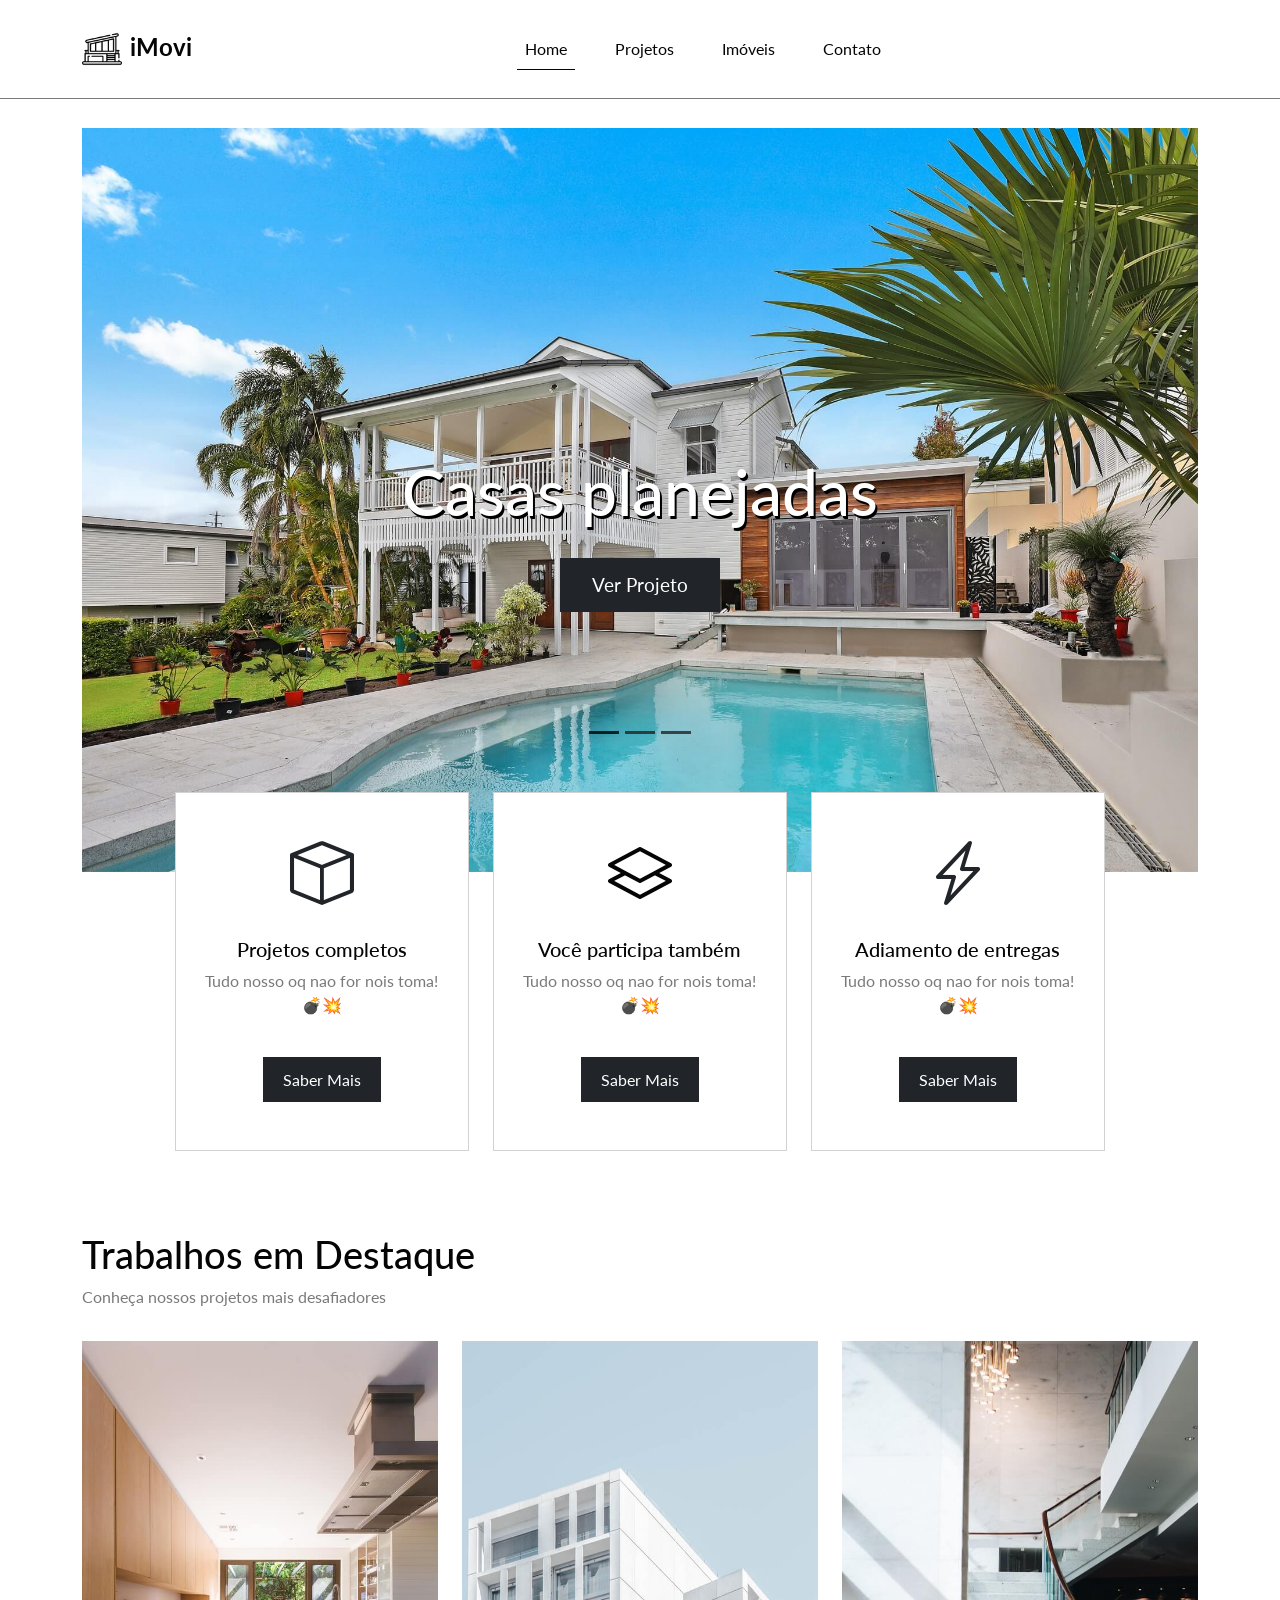
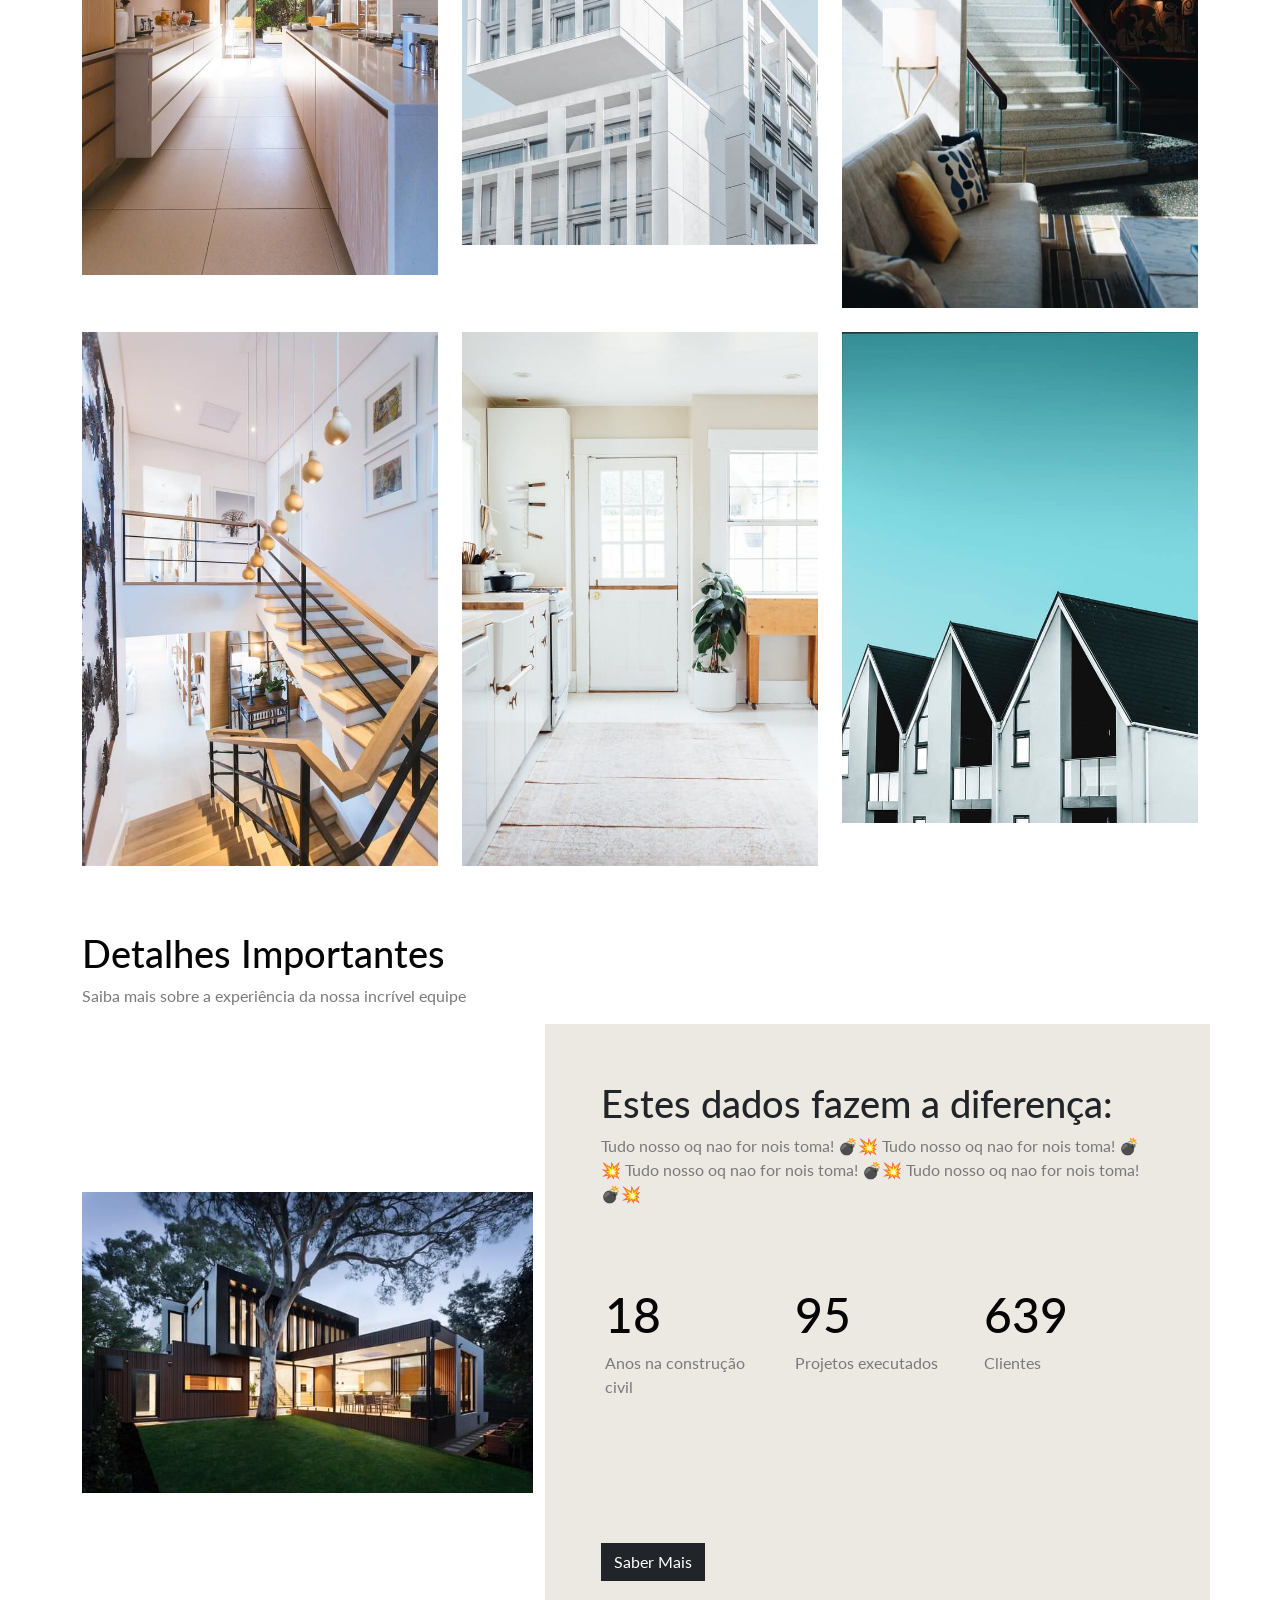
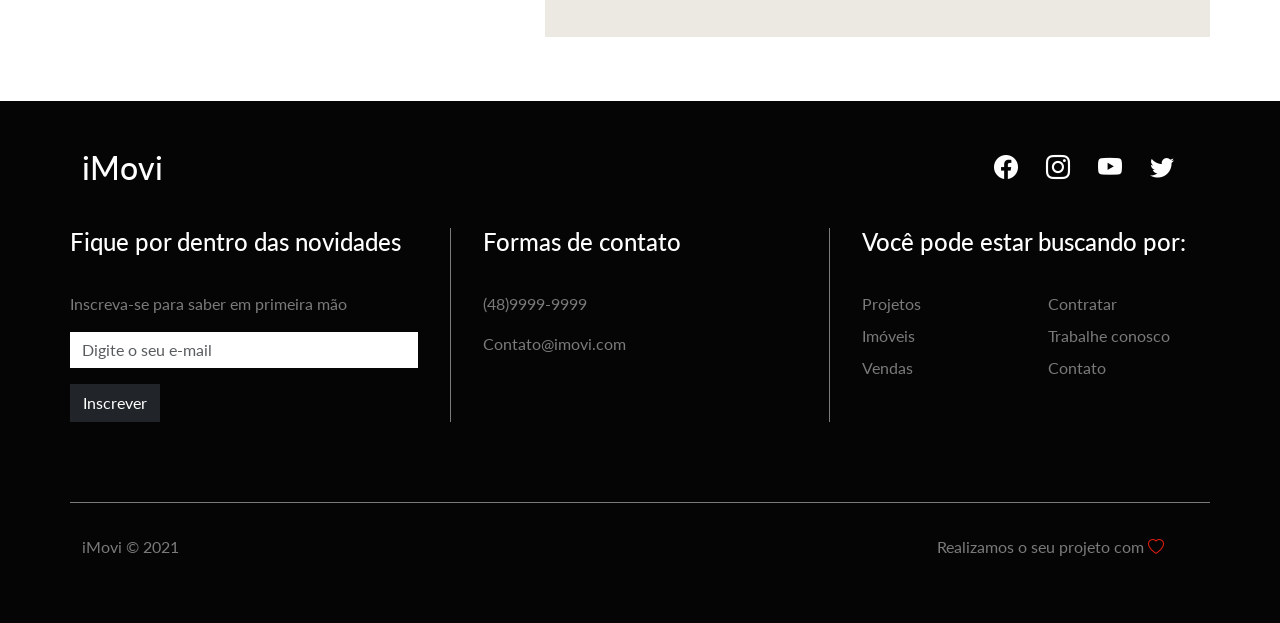
<file: ex13_projeto_imovi/index.html>
<!DOCTYPE html>
<html lang="pt-br">
  <head>
    <meta charset="UTF-8" />
    <meta http-equiv="X-UA-Compatible" content="IE=edge" />
    <meta name="viewport" content="width=device-width, initial-scale=1.0" />
    <title>iMovi</title>
    <link rel="shortcut icon" href="img/favicon.ico" type="image/x-icon" />
    <!-- Google fonts Lato -->
    <link rel="preconnect" href="https://fonts.googleapis.com" />
    <link rel="preconnect" href="https://fonts.gstatic.com" crossorigin />
    <link
      href="https://fonts.googleapis.com/css2?family=Lato:ital,wght@0,100;0,300;0,400;0,700;0,900;1,100;1,300;1,400;1,700;1,900&display=swap"
      rel="stylesheet"
    />
    <!-- CSS Bootstrap -->
    <link
      href="https://cdn.jsdelivr.net/npm/bootstrap@5.0.2/dist/css/bootstrap.min.css"
      rel="stylesheet"
      integrity="sha384-EVSTQN3/azprG1Anm3QDgpJLIm9Nao0Yz1ztcQTwFspd3yD65VohhpuuCOmLASjC"
      crossorigin="anonymous"
    />
    <!-- Bootstrap Icons -->
    <link
      rel="stylesheet"
      href="https://cdn.jsdelivr.net/npm/bootstrap-icons@1.5.0/font/bootstrap-icons.css"
    />
    <!-- CSS do projeto -->
    <link rel="stylesheet" href="css/styles.css" />
    <!-- JavaScript Bootstrap -->
    <script
      src="https://cdn.jsdelivr.net/npm/bootstrap@5.0.2/dist/js/bootstrap.bundle.min.js"
      integrity="sha384-MrcW6ZMFYlzcLA8Nl+NtUVF0sA7MsXsP1UyJoMp4YLEuNSfAP+JcXn/tWtIaxVXM"
      crossorigin="anonymous"
    ></script>
  </head>
  <body>
    <!-- NAVBAR -->
    <nav class="navbar navbar-expand-lg fixed-top bg-primary-color" id="navbar">
      <div class="container py-3">
        <a class="navbar-brand" href="#">
          <img src="img/imovi-icon.png" alt="iMovi" />
          <span>iMovi</span>
        </a>
        <button
          class="navbar-toggler"
          type="button"
          data-bs-toggle="collapse"
          data-bs-target="#navbar-items"
          aria-controls="navbar-items"
          aria-expanded="false"
          aria-label="Toggle navigation"
        >
          <i class="bi bi-list"></i>
        </button>
        <div class="collapse navbar-collapse" id="navbar-items">
          <ul class="navbar-nav me-auto mb-2 mb-lg-0">
            <li class="nav-item">
              <a class="nav-link active" aria-current="page" href="#">Home</a>
            </li>
            <li class="nav-item">
              <a class="nav-link" href="#">Projetos</a>
            </li>
            <li class="nav-item">
              <a class="nav-link" href="#">Imóveis</a>
            </li>
            <li class="nav-item">
              <a class="nav-link" href="#">Contato</a>
            </li>
          </ul>
        </div>
      </div>
    </nav>
    <!-- SLIDER -->
    <div class="container" id="slider-container">
      <div id="slider" class="carousel slide" data-bs-ride="carousel">
        <div class="carousel-indicators">
          <button
            type="button"
            data-bs-target="#slider"
            data-bs-slide-to="0"
            class="active"
            aria-current="true"
            aria-label="Slide 1"
          ></button>
          <button
            type="button"
            data-bs-target="#slider"
            data-bs-slide-to="1"
            aria-label="Slide 2"
          ></button>
          <button
            type="button"
            data-bs-target="#slider"
            data-bs-slide-to="2"
            aria-label="Slide 3"
          ></button>
        </div>
        <div class="carousel-inner">
          <div class="carousel-item active">
            <img src="img/banner-1.jpg" class="d-block w-100" alt="Casa 1" />
            <div class="carousel-caption">
              <h5>Casas planejadas</h5>
              <a href="#" class="btn btn-dark">Ver Projeto</a>
            </div>
          </div>
          <div class="carousel-item">
            <img src="img/banner-2.jpg" class="d-block w-100" alt="Casa 2" />
            <div class="carousel-caption">
              <h5>Projetos Complexos</h5>
              <a href="#" class="btn btn-dark">Ver Projeto</a>
            </div>
          </div>
          <div class="carousel-item">
            <img src="img/banner-3.jpg" class="d-block w-100" alt="Casa 3" />
            <div class="carousel-caption">
              <h5>Projetos Inovadores</h5>
              <a href="#" class="btn btn-dark">Ver Projeto</a>
            </div>
          </div>
        </div>
        <button
          class="carousel-control-prev"
          type="button"
          data-bs-target="#slider"
          data-bs-slide="prev"
        >
          <i class="bi bi-chevron-compact-left"></i>
          <span class="visually-hidden">Previous</span>
        </button>
        <button
          class="carousel-control-next"
          type="button"
          data-bs-target="#slider"
          data-bs-slide="next"
        >
          <i class="bi bi-chevron-compact-right"></i>
          <span class="visually-hidden">Next</span>
        </button>
      </div>
      <div class="col-12 col-md-10 offset-md-1" id="mini-banners">
        <div class="row">
          <div class="col-12 col-md-4">
            <div class="card text-center">
              <i class="bi bi-box bg-primary-color"></i>
              <div class="card-body">
                <h5 class="card-title primary-color">Projetos completos</h5>
                <p class="card-text secondary-color">
                  Tudo nosso oq nao for nois toma! 💣💥
                </p>
                <a href="#" class="btn btn-dark">Saber Mais</a>
              </div>
            </div>
          </div>
          <div class="col-12 col-md-4">
            <div class="card text-center">
              <i class="bi bi-layers primary-color"></i>
              <div class="card-body">
                <h5 class="card-title primary-color">Você participa também</h5>
                <p class="card-text secondary-color">
                  Tudo nosso oq nao for nois toma! 💣💥
                </p>
                <a href="#" class="btn btn-dark">Saber Mais</a>
              </div>
            </div>
          </div>
          <div class="col-12 col-md-4">
            <div class="card text-center">
              <i class="bi bi-lightning-charge"></i>
              <div class="card-body primary-color">
                <h5 class="card-title primary-color">
                  Adiamento de entregas
                </h5>
                <p class="card-text secondary-color">
                  Tudo nosso oq nao for nois toma! 💣💥
                </p>
                <a href="#" class="btn btn-dark">Saber Mais</a>
              </div>
            </div>
          </div>
        </div>
      </div>
    </div>
    <!-- DESTAQUES -->
    <div class="container" id="featured-container">
      <div class="col-12">
        <h2 class="title primary-color">Trabalhos em Destaque</h2>
        <p class="subtitle secondary-color">
          Conheça nossos projetos mais desafiadores
        </p>
      </div>
      <div class="col-12" id="featured-images">
        <div class="row g-4">
          <div class="col-12 col-md-4">
            <img src="img/project-1.jpg" alt="projeto 1" class="img-fluid" />
            <div class="banner-content">
              <p class="secondary-color">Categoria</p>
              <h3>Nome do Projeto</h3>
            </div>
          </div>
          <div class="col-12 col-md-4">
            <img src="img/project-2.jpg" alt="projeto 2" class="img-fluid" />
            <div class="banner-content">
              <p class="secondary-color">Categoria</p>
              <h3>Nome do Projeto</h3>
            </div>
          </div>
          <div class="col-12 col-md-4">
            <img src="img/project-3.jpg" alt="projeto 3" class="img-fluid" />
            <div class="banner-content">
              <p class="secondary-color">Categoria</p>
              <h3>Nome do Projeto</h3>
            </div>
          </div>
          <div class="col-12 col-md-4">
            <img src="img/project-4.jpg" alt="projeto 4" class="img-fluid" />
            <div class="banner-content">
              <p class="secondary-color">Categoria</p>
              <h3>Nome do Projeto</h3>
            </div>
          </div>
          <div class="col-12 col-md-4">
            <img src="img/project-5.jpg" alt="projeto 5" class="img-fluid" />
            <div class="banner-content">
              <p class="secondary-color">Categoria</p>
              <h3>Nome do Projeto</h3>
            </div>
          </div>
          <div class="col-12 col-md-4">
            <img src="img/project-6.jpg" alt="projeto 6" class="img-fluid" />
            <div class="banner-content">
              <p class="secondary-color">Categoria</p>
              <h3>Nome do Projeto</h3>
            </div>
          </div>
        </div>
      </div>
    </div>
    <!-- INFO -->
    <div class="container" id="info-container">
      <div class="col-12">
        <h2 class="title primary-color">Detalhes Importantes</h2>
        <p class="subtitle secondary-color">
          Saiba mais sobre a experiência da nossa incrível equipe
        </p>
      </div>
      <div class="col-12">
        <div class="row">
          <div class="col-12 col-md-5" id="info-banner">
            <img src="img/infobanner.jpg" alt="Informações" class="img-fluid" />
          </div>
          <div class="col-12 col-md-7 bg-secondary-color" id="info-content">
            <div class="row">
              <div class="col-12">
                <h2 class="title">Estes dados fazem a diferença:</h2>
                <p class="subtitle secondary-color">
                  Tudo nosso oq nao for nois toma! 💣💥
                  Tudo nosso oq nao for nois toma! 💣💥
                  Tudo nosso oq nao for nois toma! 💣💥
                  Tudo nosso oq nao for nois toma! 💣💥
                </p>
              </div>
              <div class="col-12" id="info-numbers">
                <div class="row">
                  <div class="col-4">
                    <h3 class="primary-color">18</h3>
                    <p class="secondary-color">Anos na construção civil</p>
                  </div>
                  <div class="col-4">
                    <h3 class="primary-color">95</h3>
                    <p class="secondary-color">Projetos executados</p>
                  </div>
                  <div class="col-4">
                    <h3 class="primary-color">639</h3>
                    <p class="secondary-color">Clientes</p>
                  </div>
                </div>
              </div>
              <div class="col-12">
                <a class="btn btn-dark">Saber Mais</a>
              </div>
            </div>
          </div>
        </div>
      </div>
    </div>
    <!-- FOOTER -->
    <footer class="container-fluid bg-dark-color" id="footer">
      <div class="container">
        <div class="row">
          <!-- FOOTER TOP -->
          <div class="col-12" id="footer-top">
            <div class="row justify-content-between">
              <div class="col-4">
                <h2>
                  iMovi
                </h2>
              </div>
              <div class="col-4" id="social-icons">
                <i class="bi bi-facebook"></i>
                <i class="bi bi-instagram"></i>
                <i class="bi bi-youtube"></i>
                <i class="bi bi-twitter"></i>
              </div>
            </div>
          </div>
          <!-- FOOTER DETAILS -->
          <div class="col-12" id="footer-details">
            <div class="row">
              <div class="col-12 col-md-4" id="news-container">
                <h4>Fique por dentro das novidades</h4>
                <p class="secondary-color">
                  Inscreva-se para saber em primeira mão
                </p>
                <form>
                  <div class="mb-3">
                    <input
                      type="email"
                      class="form-control"
                      placeholder="Digite o seu e-mail"
                    />
                  </div>
                  <button class="btn btn-dark">Inscrever</button>
                </form>
              </div>
              <div class="col-12 col-md-4" id="contact-container">
                <h4>Formas de contato</h4>
                <p class="secondary-color">(48)9999-9999</p>
                <p class="secondary-color">Contato@imovi.com</p>
              </div>
              <div class="col-12 col-md-4" id="links-container">
                <div class="row">
                  <h4>Você pode estar buscando por:</h4>
                  <div class="col-6">
                    <ul class="list-unstyled">
                      <li><a href="#" class="secondary-color">Projetos</a></li>
                      <li><a href="#" class="secondary-color">Imóveis</a></li>
                      <li><a href="#" class="secondary-color">Vendas</a></li>
                    </ul>
                  </div>
                  <div class="col-6">
                    <ul class="list-unstyled">
                      <li><a href="#" class="secondary-color">Contratar</a></li>
                      <li>
                        <a href="#" class="secondary-color">Trabalhe conosco</a>
                      </li>
                      <li><a href="#" class="secondary-color">Contato</a></li>
                    </ul>
                  </div>
                </div>
              </div>
            </div>
          </div>
          <!-- FOOTER BOTTOM -->
          <div class="col-12" id="footer-bottom">
            <div class="row justify-content-between">
              <div class="col-12 col-md-3">
                <p class="secondary-color">iMovi &copy; 2021</p>
              </div>
              <div class="col-12 col-md-3">
                <p class="secondary-color">
                  Realizamos o seu projeto com
                  <i class="bi bi-heart"></i>
                </p>
              </div>
            </div>
          </div>
        </div>
      </div>
    </footer>
  </body>
</html>
</file>
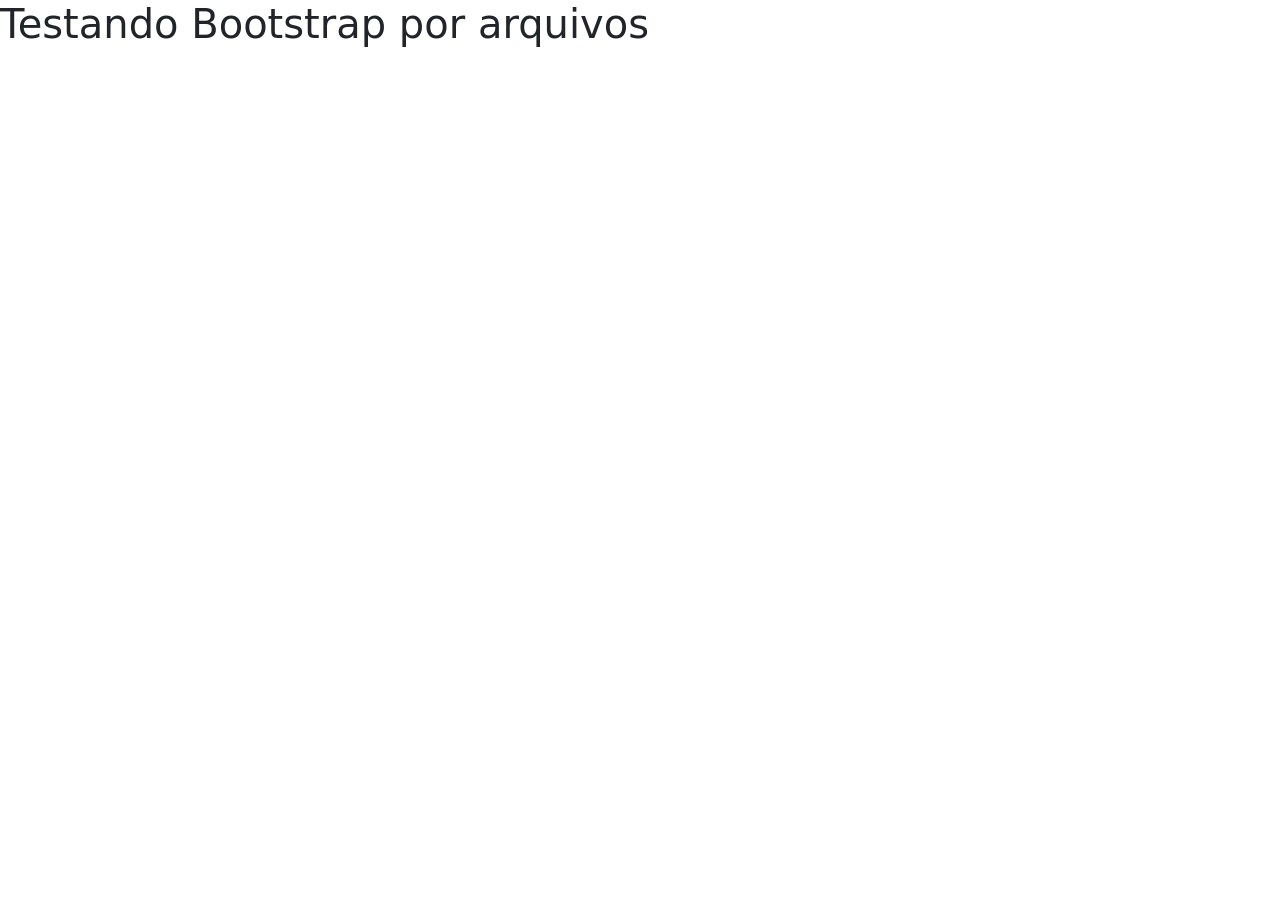
<file: ex1a_instalacao_arquivos/index.html>
<!DOCTYPE html>
<html lang="pt-br">
<head>
  <meta charset="UTF-8">
  <meta http-equiv="X-UA-Compatible" content="IE=edge">
  <meta name="viewport" content="width=device-width, initial-scale=1.0">
  <title>Bootstrap Arquivos</title>

  <!-- 1ª Digitação (Aqui) -->
   <link rel="stylesheet" href="./css/bootstrap.rtl.min.css">
   
  </head>
  <body>
    
    <!-- 2ª Digitação (Aqui) -->
     <h1>Testando Bootstrap por arquivos</h1>
    <script src="./js/bootstrap.bundle.min.js"></script>

</body>
</html>
</file>
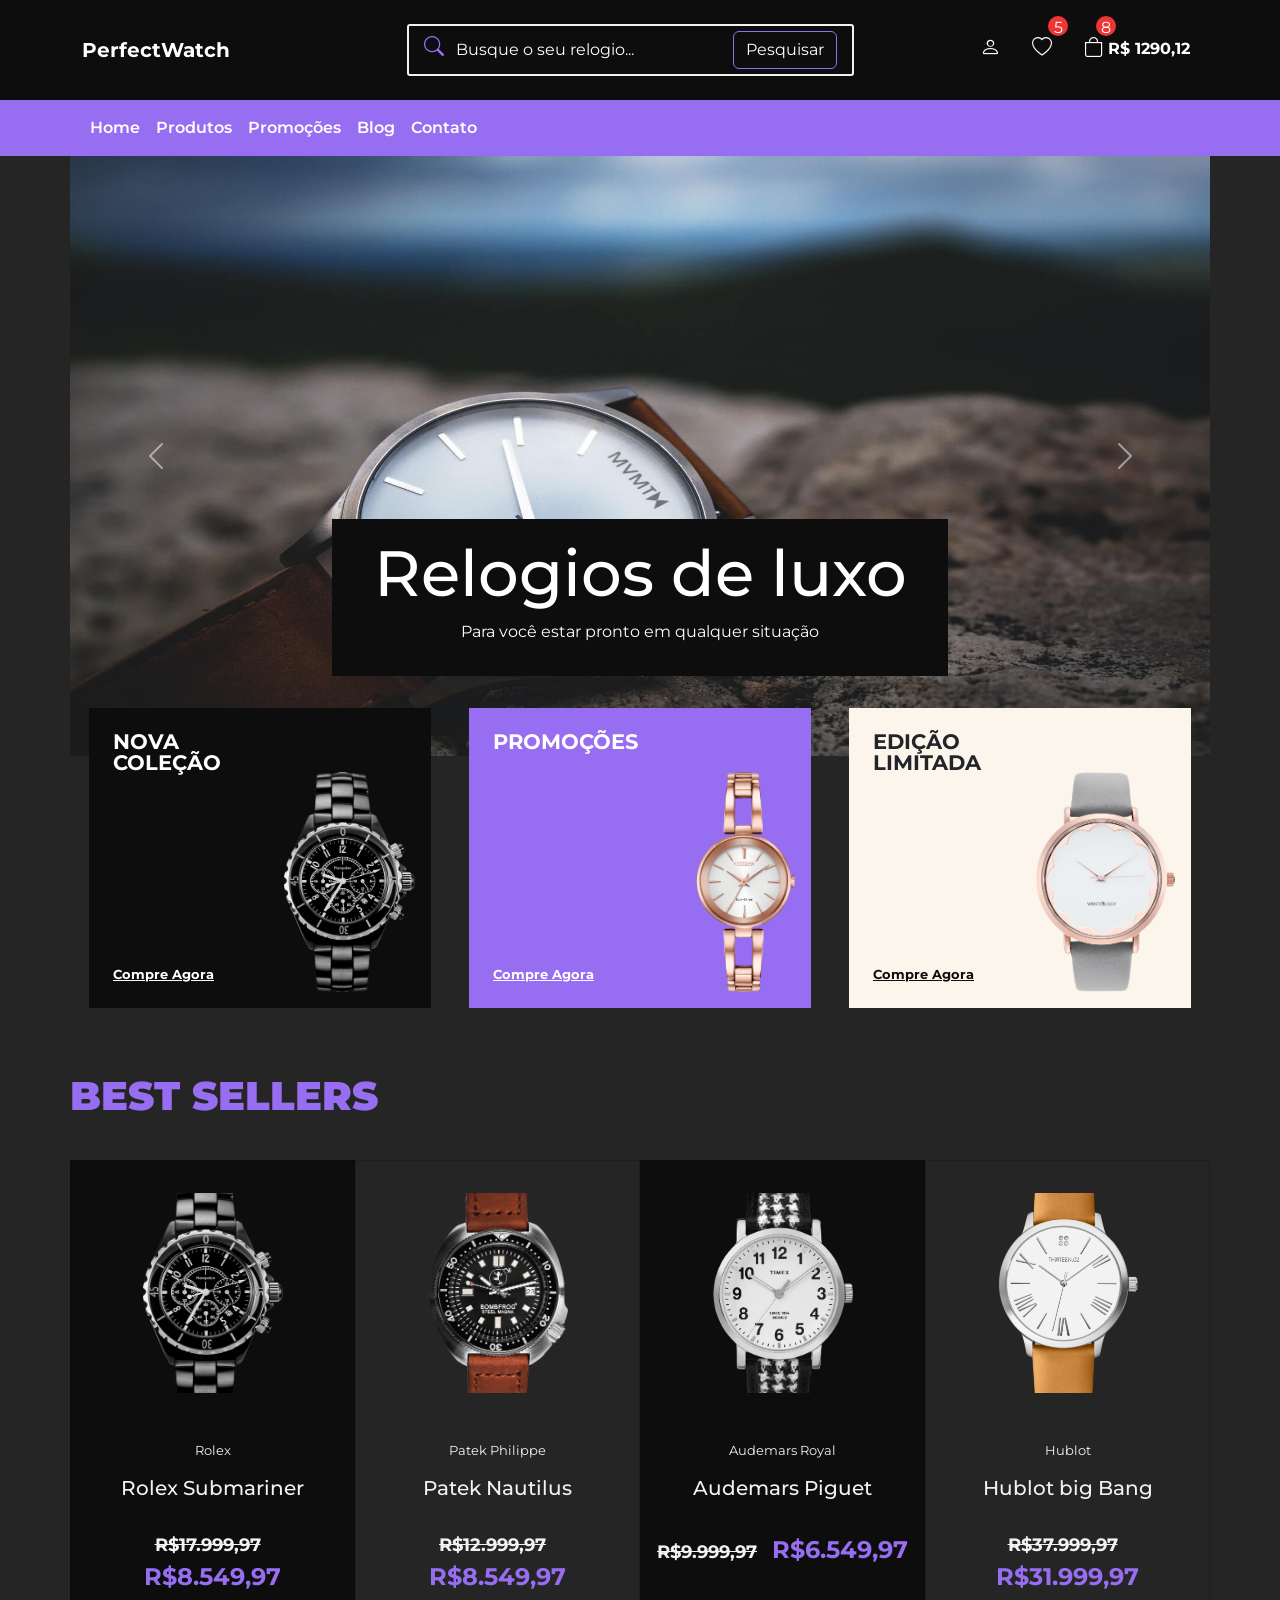
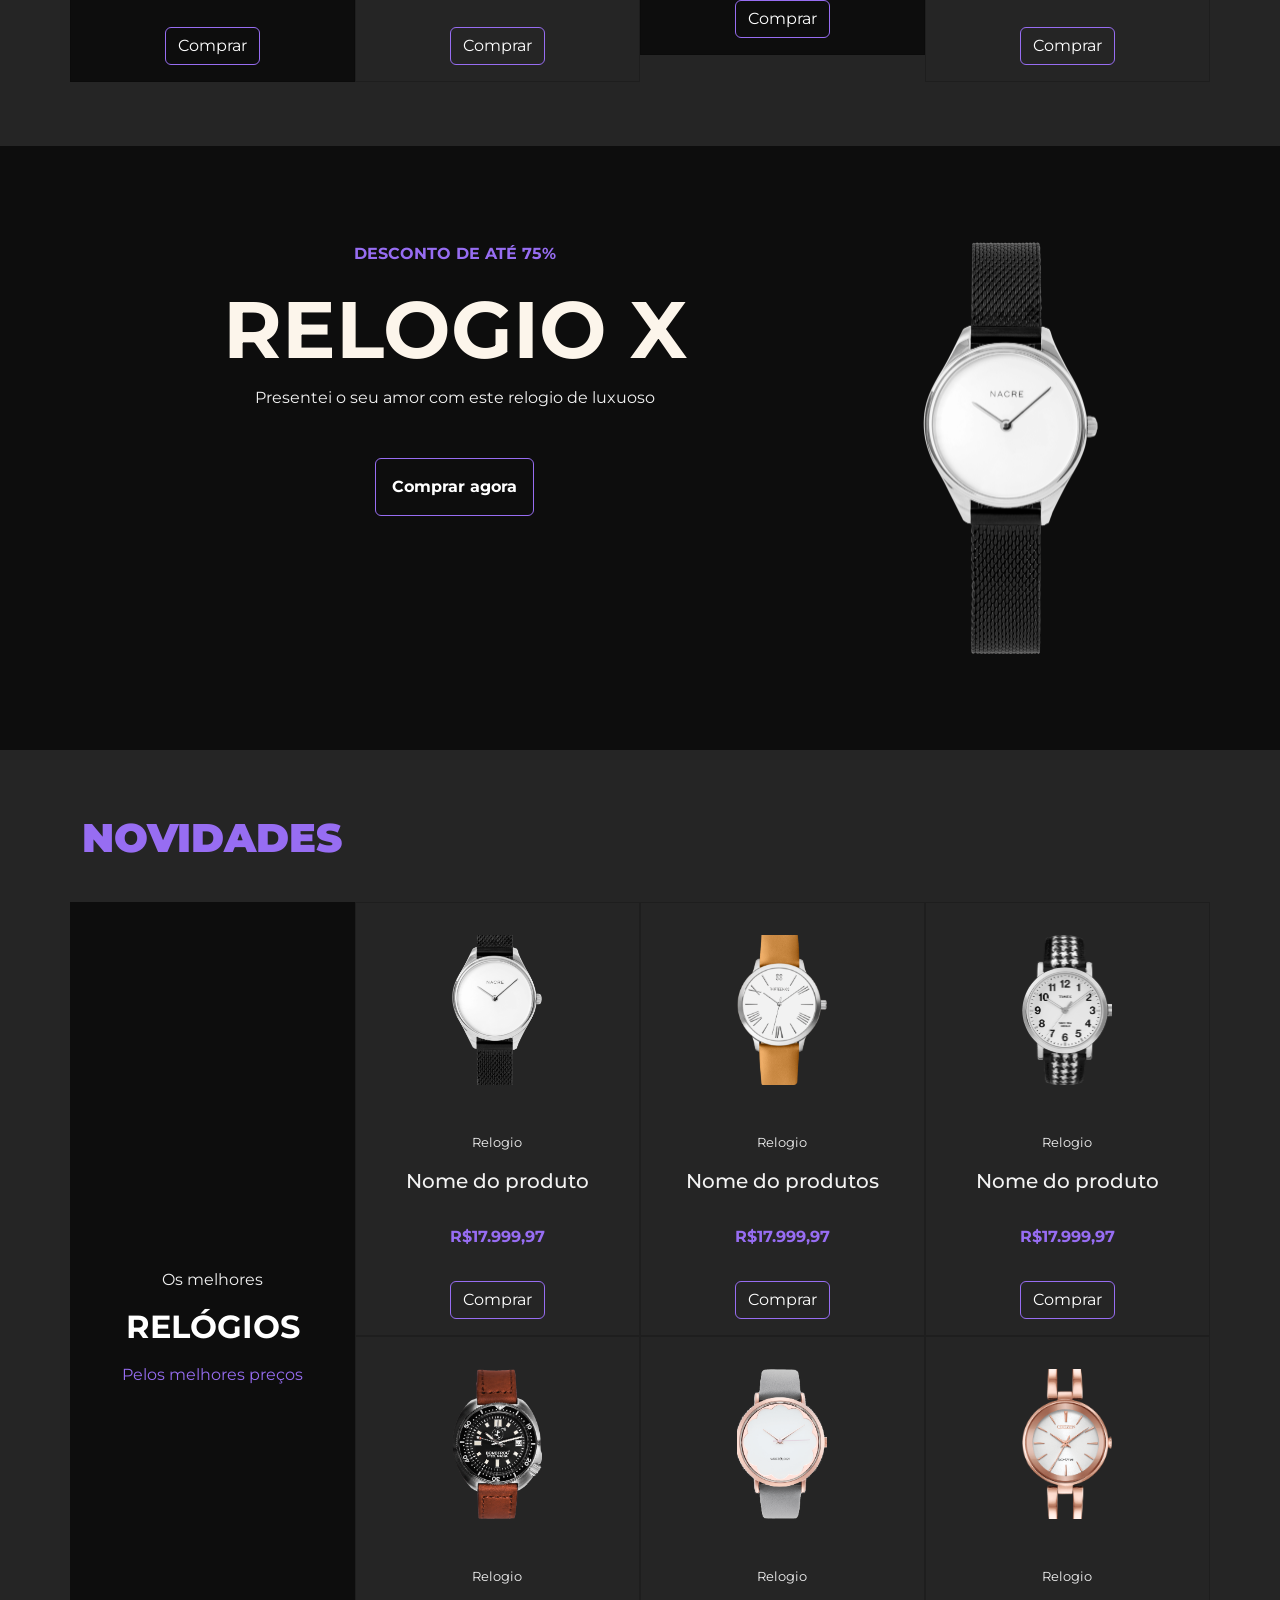
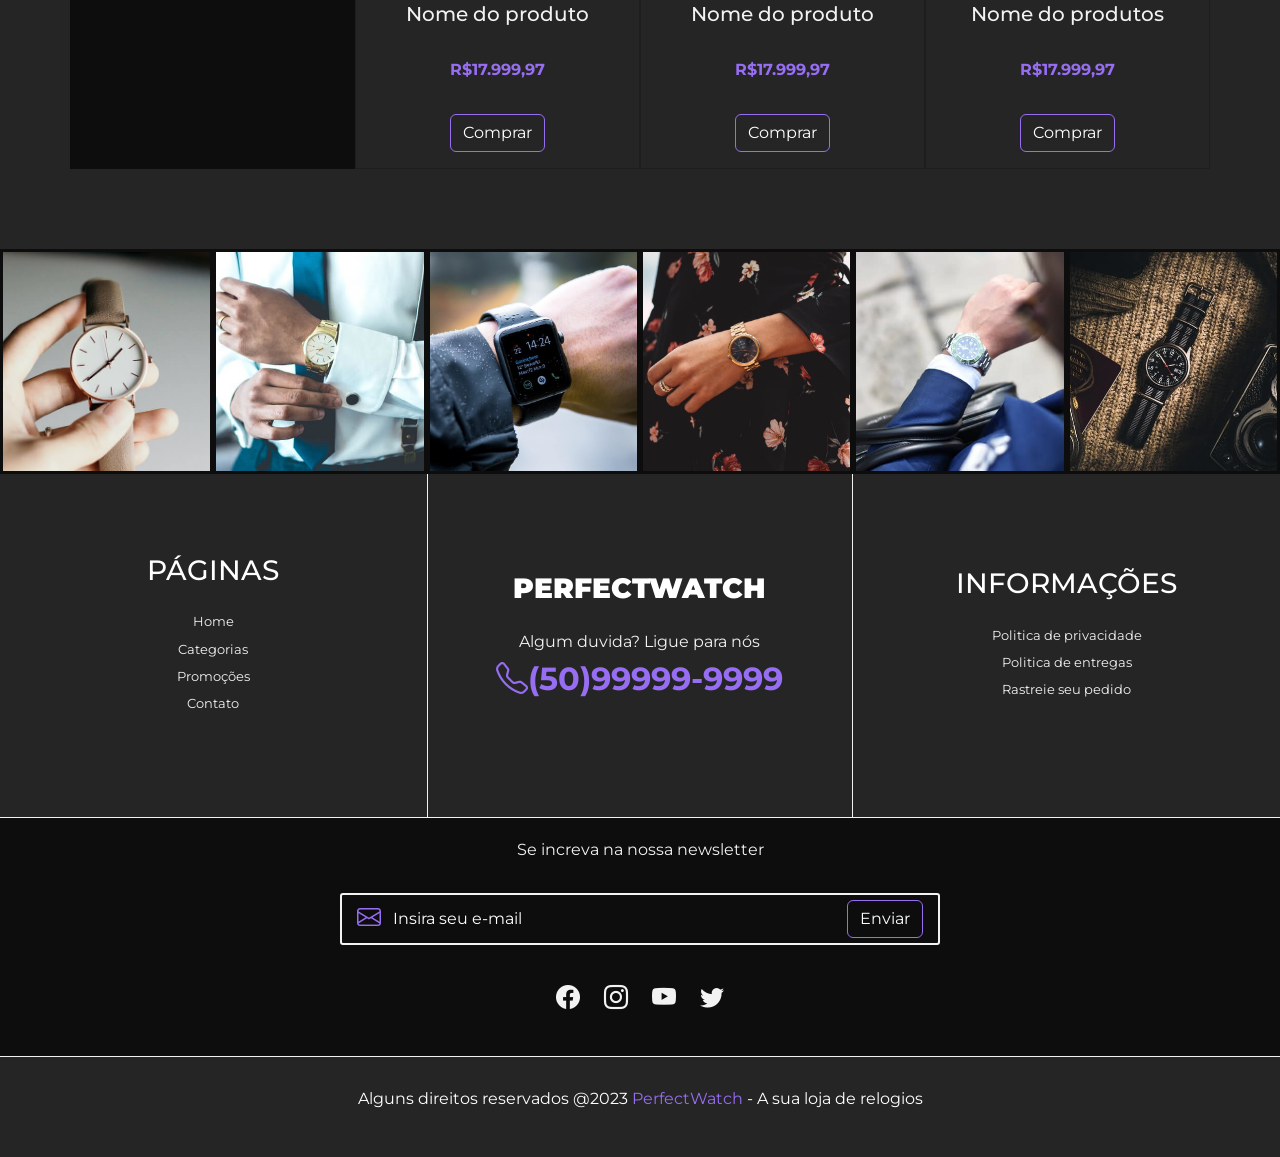
<file: ex12_projeto-perfectwatch/PerfectWatch (Completo)/PerfectWatch (Completo)/index.html>
<!DOCTYPE html>
<html lang="pt-br">
<head>
  <meta charset="UTF-8">
  <meta http-equiv="X-UA-Compatible" content="IE=edge">
  <meta name="viewport" content="width=device-width, initial-scale=1.0">
  <title>PerfectWatch</title>

  <!-- Favicon -->
  <link rel="shortcut icon" href="img/favicon.ico" type="image/x-icon">

  <!-- Google fonts -->
  <link rel="preconnect" href="https://fonts.googleapis.com">
  <link rel="preconnect" href="https://fonts.gstatic.com" crossorigin>
  <link href="https://fonts.googleapis.com/css2?family=Montserrat:ital,wght@0,100;0,200;0,300;0,400;0,500;0,600;0,700;0,800;0,900;1,100;1,200;1,300;1,400;1,500;1,600;1,700;1,800;1,900&display=swap" rel="stylesheet">

  <!-- Link (Bootstrap) -->
  <link href="https://cdn.jsdelivr.net/npm/bootstrap@5.3.1/dist/css/bootstrap.min.css" rel="stylesheet" integrity="sha384-4bw+/aepP/YC94hEpVNVgiZdgIC5+VKNBQNGCHeKRQN+PtmoHDEXuppvnDJzQIu9" crossorigin="anonymous">
  
  <!-- Link para (Bootstrap Icons) -->
  <link rel="stylesheet" href="https://cdn.jsdelivr.net/npm/bootstrap-icons@1.10.5/font/bootstrap-icons.css">

  <!-- Link CSS (Próprio) -->
  <link rel="stylesheet" href="css/styles.css">

  <!-- JavaScript Bundle with Popper -->
  <script src="https://cdn.jsdelivr.net/npm/bootstrap@5.3.1/dist/js/bootstrap.bundle.min.js" integrity="sha384-HwwvtgBNo3bZJJLYd8oVXjrBZt8cqVSpeBNS5n7C8IVInixGAoxmnlMuBnhbgrkm" crossorigin="anonymous" defer></script>
  
</head>
<body>
  <!-- NAVBAR -->
  <!-- Primeira barra de navegação -->
<nav class="navbar navbar-expand-lg destaque py-4 px-2" id="navbar">
  <div class="container">
    <!-- marca ou logo -->
     <a class="navbar-brand" href="#">PerfectWatch</a>

     <!-- itens da barra de navegação -->
      <div id="navbar-items">
        <div></div> <!--Espaço vazio, usdo para fazer a divisão do layout-->

        <!-- Formulario de busca  -->
         <form class="d-flex" id="search-form">
          <i class="bi bi-search primary-color"></i>
          <input class="form-control me-2" type="search" placeholder="Busque o seu relogio..." aria-label="Search">
          <button class="btn secondary-bg-color" type="submit">Pesquisar</button>
         </form>

         <!-- Icones da barra de navegação -->
          <ul class="navbar-nav mb-2 mb-lg-0">
            <li class="nav-item">
              <a class="nav-link" href="#">
                <i class="bi bi-person"></i>
              </a>
            </li>
            <li class="nav-item">
              <a class="nav-link" href="#">
                <i class="bi bi-heart"></i>
              </a>
              <span class="qty-info">5</span>
            </li>
            <li class="nav-item" id="bag-item">
              <a class="nav-link" href="#">
                <i class="bi bi-bag"></i>
                <b>R$ 1290,12</b>
              </a>
              <span class="qty-info">8</span>
            </li>
          </ul>
      </div>
    </div>
</nav>

<!-- Barra de navegação inferior -->
 <nav class="navbar navbar-expand-lg secondary-bg-color p-2" id="bottom-navbar-container">
  <div class="container">
    <!-- botão para mostrar/esconder o menu -->
     <button class="navbar-toggler" type="button" data-bs-toggle="collapse" data-bs-target="#bottom-navbar" aria-controls="bottom-navbar" aria-expanded="false" aria-label="toggle navigation">
      <i class="bi bi-list"></i>
     </button>

    <!-- itens do menu de navegação inferior -->
     <ul class="navbar-nav mb-2 mb-lg-0 collapse navbar-collapse" id="bottom-navbar">
      <li class="nav-item sobre">
        <a class="nav-link" href="#">
          Home
        </a>
      </li>
      <li class="nav-item sobre">
        <a class="nav-link" href="#">
          Produtos
        </a>
      </li>
      <li class="nav-item sobre">
        <a class="nav-link" href="#">
          Promoções
        </a>
      </li>
      <li class="nav-item sobre">
        <a class="nav-link" href="#">
          Blog
        </a>
      </li>
      <li class="nav-item sobre">
        <a class="nav-link" href="#">
          Contato
        </a>
      </li>
     </ul>
  </div>
 </nav>

 <!-- _____________________________________________________ -->

 <!-- BANNERS -->
  <div class="container" id="banners-container">
    <div id="slider" class="carousel slide" data-bs-ride="carousel">
      <div class="carousel-inner">
        <!-- primeiro slide do carousel -->
        <div class="carousel-item active">
          <img src="img/banner1.jpg" class="d-block w-100 img-fluid" alt="...">
          <div class="carousel-caption destaque">
            <h5>Relogios de luxo</h5>
            <p>Para você estar pronto em qualquer situação</p>
          </div>
        </div>
        <!-- segundo slide do carousel -->
        <div class="carousel-item">
          <img src="img/banner3.jpg" class="d-block w-100 img-fluid" alt="...">
          <div class="carousel-caption destaque">
            <h5>Linha Importada</h5>
            <p>Conheça os melhores relogios suíços, com pronta entrega.</p>
          </div>
        </div>
      </div>
      <!-- Botoes de controle para navegar entres slides -->
       <button class="carousel-control-prev" type="button" data-bs-target="#slider" data-bs-slide="prev">
        <span class="carousel-control-prev-icon" aria-hidden="true"></span>
        <span class="visually-hidden">Previous</span>
       </button>
       <button class="carousel-control-next" type="button" data-bs-target="#slider" data-bs-slide="next">
        <span class="carousel-control-next-icon" aria-hidden="true"></span>
        <span class="visually-hidden">Next</span>
       </button>
    </div>

    <!-- MINI BANNERS -->
     <div class="container" id="mini-banners">
      <!-- linha de mini banners -->
       <div class="row justify-content-around">
        <!-- mini banner 1 -->
         <div class="col-12 dark-bg-color" id="mini-banner-1">
          <h2>Nova Coleção</h2>
          <img src="img/relogio1.png" alt="Relogio 1">
          <a href="#">Compre Agora</a>
         </div>
         <!-- Mini banner 2 -->
          <div class="col-12 secondary-bg-color" id="mini-banner-2">
            <h2>Promoções</h2>
            <img src="img/relogio2.png" alt="Relogio 1">
            <a href="#">Compre Agora</a>
          </div>
          <!-- mini banner 3 -->
           <div class="col-12 light-bg-color" id="mini-banner-3">
            <h2 class="text-dark">Edição Limitada</h2>
            <a href="#">Compre Agora</a>
            <img src="img/relogio3.png" alt="Relogio 1">
           </div>
       </div>
     </div>
  </div>

  <!-- __________________________________________ -->
   <!-- BEST SELLERS -->

   <div class="container" id="best-sellers">
    <!-- titulo da seção -->
     <h2 class="title primary-color">Best Sellers</h2>

     <!-- Linha com os produtos best sellers -->
      <div class="row">
        <!-- primeiro produto -->
         <div class="col-12 col-md-3">
          <div class="card destaque">
            <img src="img/relogio1.png" class="card-img-top img-fluid" alt="relogio">
            <div class="card-body">
              <!-- categoria do produto -->
               <p class="card-category secondary-color">Rolex</p>
               <!-- titulo do produto -->
                <h5 class="card-title secondary-color">Rolex Submariner</h5>
                <p class="card-text primary-color">
                  <!-- preco original e preço com desconto do produto -->
                  <span class="original-price">R$17.999,97</span>
                  <span class="discount-price">R$8.549,97</span>
                </p>
                <!-- botão de compra do produto -->
                 <a href="#" class="btn btn-primary">Comprar</a>
            </div>
          </div>
         </div>
         <!-- segundo produto -->
           <div class="col-12 col-md-3">
          <div class="card primary-bg-color">
            <img src="img/relogio4.png" class="card-img-top img-fluid" alt="relogio">
            <div class="card-body">
              <!-- categoria do produto -->
               <p class="card-category secondary-color">Patek Philippe</p>
               <!-- titulo do produto -->
                <h5 class="card-title secondary-color">Patek Nautilus</h5>
                <p class="card-text primary-color">
                  <!-- preco original e preço com desconto do produto -->
                  <span class="original-price">R$12.999,97</span>
                  <span class="discount-price">R$8.549,97</span>
                </p>
                <!-- botão de compra do produto -->
                 <a href="#" class="btn btn-primary">Comprar</a>
            </div>
          </div>
         </div>
         <!-- terceiro produto -->
           <div class="col-12 col-md-3">
          <div class="card destaque">
            <img src="img/relogio5.png" class="card-img-top img-fluid" alt="relogio">
            <div class="card-body">
              <!-- categoria do produto -->
               <p class="card-category secondary-color">Audemars Royal</p>
               <!-- titulo do produto -->
                <h5 class="card-title secondary-color">Audemars Piguet</h5>
                <p class="card-text primary-color">
                  <!-- preco original e preço com desconto do produto -->
                  <span class="original-price">R$9.999,97</span>
                  <span class="discount-price">R$6.549,97</span>
                </p>
                <!-- botão de compra do produto -->
                 <a href="#" class="btn btn-primary">Comprar</a>
            </div>
          </div>
         </div>
         <!-- quarto produto -->
           <div class="col-12 col-md-3">
          <div class="card primary-bg-color">
            <img src="img/relogio6.png" class="card-img-top img-fluid" alt="relogio">
            <div class="card-body">
              <!-- categoria do produto -->
               <p class="card-category secondary-color">Hublot</p>
               <!-- titulo do produto -->
                <h5 class="card-title secondary-color">Hublot big Bang</h5>
                <p class="card-text primary-color">
                  <!-- preco original e preço com desconto do produto -->
                  <span class="original-price">R$37.999,97</span>
                  <span class="discount-price">R$31.999,97</span>
                </p>
                <!-- botão de compra do produto -->
                 <a href="#" class="btn btn-primary">Comprar</a>
            </div>
          </div>
         </div>
      </div>
   </div>
  
   <!-- ______________________________________ -->
    <!-- BANNER DESTAQUE -->

    <div class="container-fluid" id="bottom-banner">
      <div class="row">
        <!-- Coluna para texto -->
         <div class="col-12 col-md-8">
          <!-- subtitulo da oferta -->
           <p class="primary-color offer-subtitle">Desconto de até 75%</p>
           <!-- titulo do banner -->
            <h2 class="light-color">Relogio X</h2>
            <!-- Descrição do banner -->
             <p class="secondary-color">Presentei o seu amor com este relogio de luxuoso</p>
             <!-- botao de ação -->
              <a href="#" class="btn btn-primary">Comprar agora</a>
         </div>
         <!-- colona para imagem  -->
         <div class="col-12 col-md-4">
          <img src="img/relogio7.png" alt="Relogio 7">
         </div>
      </div>
    </div>

    <!-- ________________________________________ -->
     <!-- NOVIDADES -->

     <div class="container" id="new-products">
      <!-- titulo da seção -->
       <h2 class="title primary-color">Novidades</h2>

       <!-- Linha com conteudo da seção -->
        <div class="row">
          <!-- coluna para o banner de novidades (apenas em telas maiores) -->
           <div class="col-12 col-md-3 d-none d-md-flex" id="new-products-banner">
            <!-- subtitulo do banner -->
             <p class="secondary-color">Os melhores</p>
             <!-- titulo do banner -->
              <h3>Relógios</h3>
              <!-- descrição do banner -->
               <p class="primary-color">Pelos melhores preços</p>
           </div>
           <!-- coluna principal para os produtos -->
            <div class="col-12 col-md-9">
              <!-- linha para os cards de produtos -->
               <div class="row">
                <!-- primeiro produto -->
                 <div class="col-12 col-md-4">
                  <div class="card primary-bg-color">
                    <!-- imagem do produto -->
                     <img src="img/relogio7.png" class="card-img-top img-fluid" alt="relogio">
                     <div class="card-body">
                         <!-- categoria do produto -->
                       <p class="card-category secondary-color">Relogio</p>
                       <!-- titulo do produto -->
                        <h5 class="card-title secondary-color">Nome do produto</h5>
                        <!-- preco do produto -->
                         <p class="card-text primary-color">R$17.999,97</p>
                         <!-- Botão de compra -->
                          <a href="#" class="btn btn-primary">Comprar</a>
                     </div>
                  </div>
                 </div>
                 <!-- Segundo produto  -->
                  <div class="col-12 col-md-4">
                    <div class="card primary-bg-color">
                      <img src="img/relogio6.png" class="card-img-top img-fluid" alt="relogio">
                      <div class="card-body">
                        <p class="card-category secondary-color">Relogio</p>
                        <h5 class="card-title secondary-color">Nome do produtos</h5>
                        <p class="card-text primary-color">R$17.999,97</p>
                        <a href="#" class="btn btn-primary">Comprar</a>
                      </div>
                    </div>
                  </div>
                  <!-- terceiro produto -->
                   <div class="col-12 col-md-4">
                    <div class="card primary-bg-color">
                      <img src="img/relogio5.png" class="card-img-top img-fluid" alt="relogio">
                      <div class="card-body">
                        <p class="card-category secondary-color">Relogio</p>
                        <h5 class="card-title secondary-color">Nome do produto</h5>
                        <p class="card-text primary-color">R$17.999,97</p>
                        <a href="#" class="btn btn-primary">Comprar</a>
                      </div>
                    </div>
                   </div>
                   <!-- Quarto produto -->
                    <div class="col-12 col-md-4">
                      <div class="card primary-bg-color">
                        <img src="img/relogio4.png" class="card-img-top img-fluid" alt="Relogio">
                        <div class="card-body">
                          <p class="card-category secondary-color">Relogio</p>
                          <h5 class="card-title secondary-color">Nome do produto</h5>
                          <p class="card-text primary-color">R$17.999,97</p>
                          <a href="#" class="btn btn-primary">Comprar</a>
                        </div>
                      </div>
                    </div>
                    <!-- quinto produto -->
                     <div class="col-12 col-md-4">
                      <div class="card primary-bg-color">
                        <img src="img/relogio3.png" class="card-img-top img-fluid" alt="relogio">
                        <div class="card-body">
                          <p class="card-category secondary-color">Relogio</p>
                          <h5 class="card=title secondary-color">Nome do produto</h5>
                          <p class="card-text primary-color">R$17.999,97</p>
                          <a href="#" class="btn btn-primary">Comprar</a>
                        </div>
                      </div>
                     </div>
                     <!-- sexto produto -->
                      <div class="col-12 col-md-4">
                        <div class="card primary-bg-color">
                          <img src="img/relogio2.png" class="card-img-top img-fluid" alt="relogio">
                          <div class="card-body">
                            <p class="card-category secondary-color">Relogio</p>
                            <h5 class="card-title secondary-color">Nome do produtos</h5>
                            <p class="card-text primary-color">R$17.999,97</p>
                            <a href="#" class="btn btn-primary">Comprar</a>
                          </div>
                        </div>
                      </div>
               </div>
            </div>
        </div>
     </div>

     <!-- ____________________________________________________ -->
      <!-- Gallery -->

    <div class="container-fluid" id="gallery">
      <div class="row">
        <!-- colunas para a imagens da galeria -->
         <div class="col-6 col-md-2 image-container" id="insta1"></div>
         <div class="col-6 col-md-2 image-container" id="insta2"></div>
         <div class="col-6 col-md-2 image-container" id="insta3"></div>
         <div class="col-6 col-md-2 image-container" id="insta4"></div>
         <div class="col-6 col-md-2 image-container" id="insta5"></div>
         <div class="col-6 col-md-2 image-container" id="insta6"></div>
      </div>
    </div>

    <!-- footer -->
     <footer id="footer">
      <div class="container-fluid" id="footer-links-container">
        <div class="row">
          <!-- coluna para o links de paginas -->
           <div class="col-12 col-md-4 footer-column">
            <h3>Páginas</h3>
            <!-- links de paginas -->
             <ul class="list-unstyled">
              <li class="mb-2"><a href="#" class="secondary-color">Home</a></li>
              <li class="mb-2"><a href="#" class="secondary-color">Categorias</a></li>
              <li class="mb-2"><a href="#" class="secondary-color">Promoções</a></li>
              <li class="mb-2"><a href="#" class="secondary-color">Contato</a></li>
             </ul>
           </div>
           <div class="col-12 col-md-4 footer-column" id="footer-center">
            <h3>PerfectWatch</h3>
            <p class="secondary-color">Algum duvida? Ligue para nós</p>
            <p class="store-phone"><i class="bi bi-telephone"></i>(50)99999-9999</p>
          </div>
          <div class="col-12 col-md-4 footer-column">
            <h3>Informações</h3>
          <ul class="list-unstyled">
              <li class="mb-2"><a href="#" class="secondary-color">Politica de privacidade</a></li>
              <li class="mb-2"><a href="#" class="secondary-color">Politica de entregas</a></li>
              <li class="mb-2"><a href="#" class="secondary-color">Rastreie seu pedido</a></li>
            </ul>
          </div>
        </div>
      </div>
      <!-- seção para newsletter -->
       <div class="container-fluid" id="newsletter-container">
        <div class="col-12">
          <div class="row">
            <p class="secondary-color">Se increva na nossa newsletter</p>
            <!-- formulario para inscrição na newsletter -->
             <form class="d-flex" id="news-form">
              <i class="bi bi-envelope primary-color"></i>
              <input class="form-control me-2" placeholder="Insira seu e-mail">
              <button class="btn secondary-bg-color" type="submit">Enviar</button>
             </form>
          </div>
        </div>
        <!-- icones de redes sociais -->
         <div class="col-12" id="social-container">
          <i class="bi bi-facebook"></i>
          <i class="bi bi-instagram"></i>
          <i class="bi bi-youtube"></i>
          <i class="bi bi-twitter"></i>
         </div>
       </div>
       <!-- texto de direitos autorais -->
        <div class="container" id="copy-container">
          <p>Alguns direitos reservados @2023 <span class="primary-color">PerfectWatch</span> - A sua loja de relogios</p>
        </div>
     </footer>
</body>
</html>
</file>
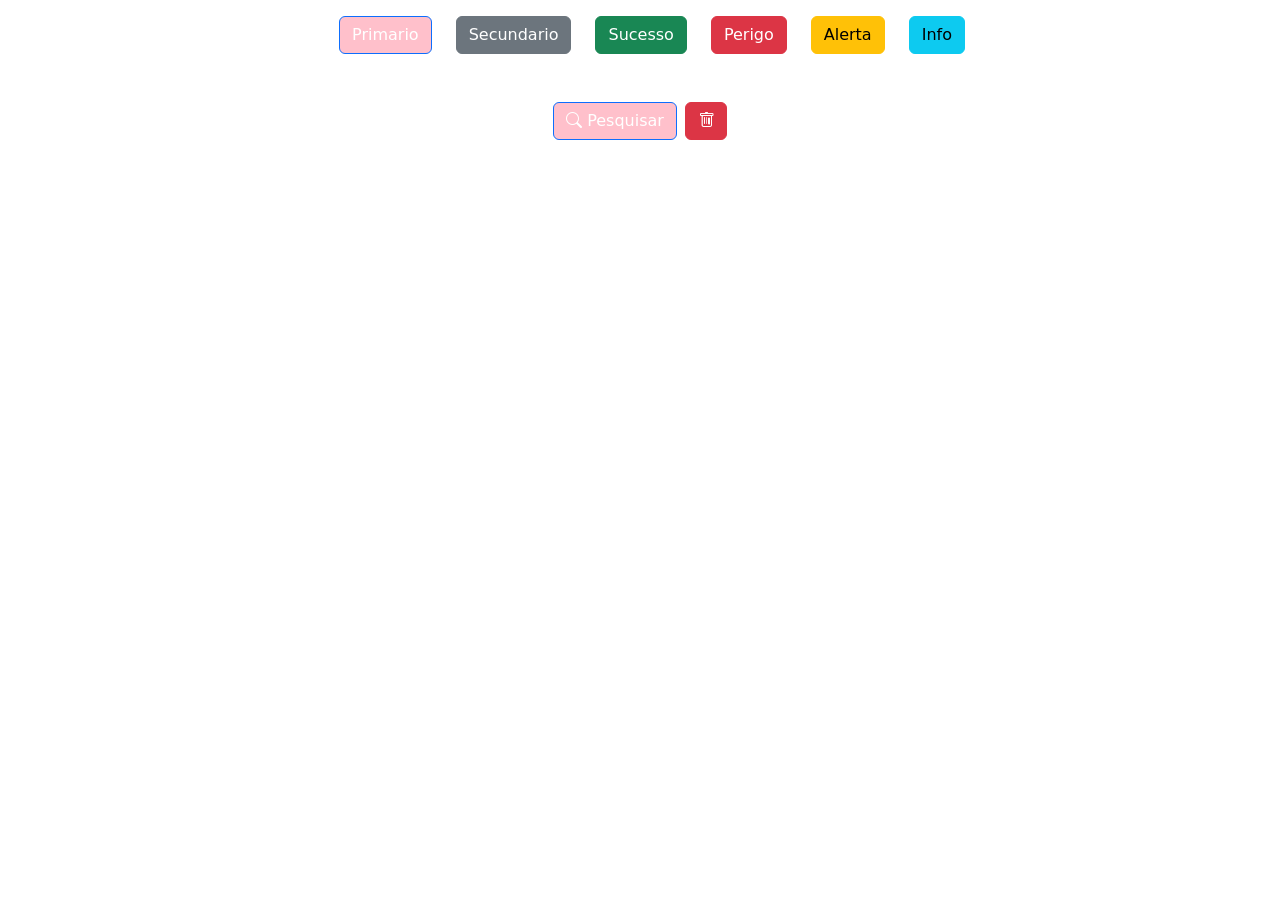
<file: ex3_botoes/ex3.html>
<!DOCTYPE html>
<html lang="pt-br">
<head>
    <meta charset="UTF-8">
    <meta name="viewport" content="width=device-width, initial-scale=1.0">
    <title>Botões Bootstrap</title>

    <!-- Bootstrap CSS -->
    <link href="https://cdn.jsdelivr.net/npm/bootstrap@5.3.0/dist/css/bootstrap.min.css" rel="stylesheet">

    <!-- CSS Personalizado-->
     <link rel="stylesheet" href="style.css">

    <!-- Bootstrap ícones -->
    <link rel="stylesheet" href="https://cdn.jsdelivr.net/npm/bootstrap-icons@1.11.3/font/bootstrap-icons.css">

</head>
<body>


    <!-- 1ª Digitação (Aqui) -->
     <div class="container d-flex justify-content-center mt-3">
        <button class="btn btn-primary ms-4">Primario</button>
        <button class="btn btn-secondary ms-4">Secundario</button>
        <button class="btn btn-success ms-4">Sucesso</button>
        <button class="btn btn-danger ms-4">Perigo</button>
        <button class="btn btn-warning ms-4">Alerta</button>
        <button class="btn btn-info ms-4">Info</button>
     </div>

     <div class="container d-flex justify-content-center mt-5">
        <!-- Botão com icone -->
        <button class="btn btn-primary">
            <i class="bi bi-search"></i> Pesquisar
        </button>
        
        <!-- Botão com icone -->
        <button class="btn btn-danger ms-2">
            <i class="bi bi-trash"></i>
        </button>
     </div>
    <script src="https://cdn.jsdelivr.net/npm/bootstrap@5.3.0/dist/js/bootstrap.bundle.min.js"></script>
</body>
</html>
</file>
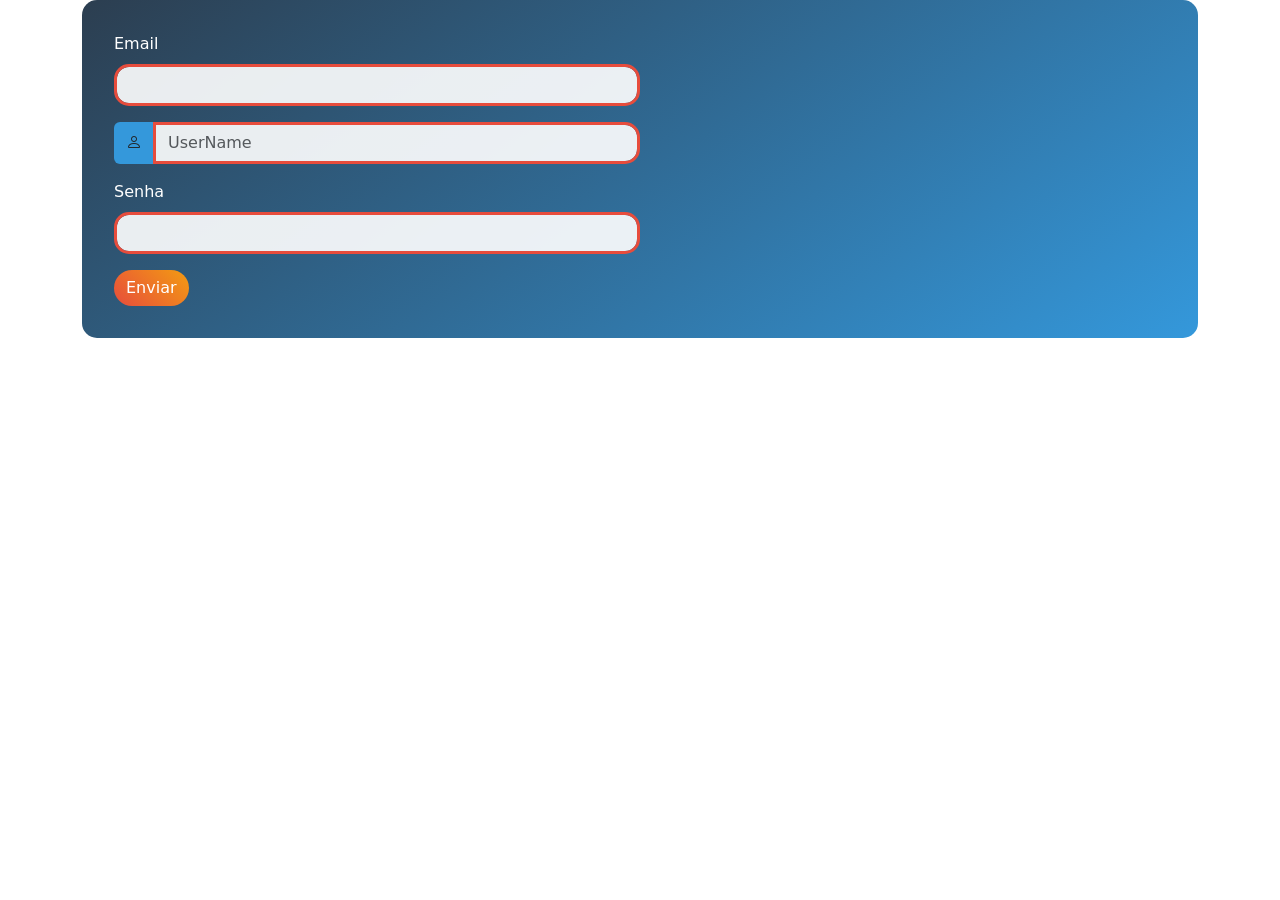
<file: ex4_formulario-sub-css/ex4.html>
<!DOCTYPE html>
<html lang="pt-br">
<head>
    <meta charset="UTF-8">
    <meta name="viewport" content="width=device-width, initial-scale=1.0">
    <title>Formulário Bootstrap Customizado</title>

    <!-- Bootstrap CSS -->
    <link href="https://cdn.jsdelivr.net/npm/bootstrap@5.3.0/dist/css/bootstrap.min.css" rel="stylesheet">
    
    <!-- Bootstrap ícones -->
    <link rel="stylesheet" href="https://cdn.jsdelivr.net/npm/bootstrap-icons@1.11.3/font/bootstrap-icons.css">
    


    <!-- CSS customizado -->
    <link rel="stylesheet" href="styles.css">
</head>
<body>



    <!-- 1ª Digitação (Aqui) -->
     <div class="container">
        <form class="custom-form">
            <div class="col-sm-6 mb-3">
                <label for="email" class="form-label">Email</label>
                <input type="email" class="form-control custom-input" id="email">
            </div>


            <div class="col-sm-6 mb-3">
                <div class="input-group">
                    <span class="input-group-text custom-icon">
                        <i class="bi bi-person"></i>

                    </span>
                    <input type="text" class="form-control custom-input" placeholder="UserName">
                </div>
                
            </div>

            <div class="col-sm-6 mb-3">
                <label for="senha" class="form-label">Senha</label>
                <input type="password" class="form-control custom-input" id="senha">
            </div>

            <button type="submit" class="btn btn-primary custom-button"> Enviar</button>
        </form>
    </div>

     
    <script src="https://cdn.jsdelivr.net/npm/bootstrap@5.3.0/dist/js/bootstrap.bundle.min.js"></script>
</body>
</html>
</file>
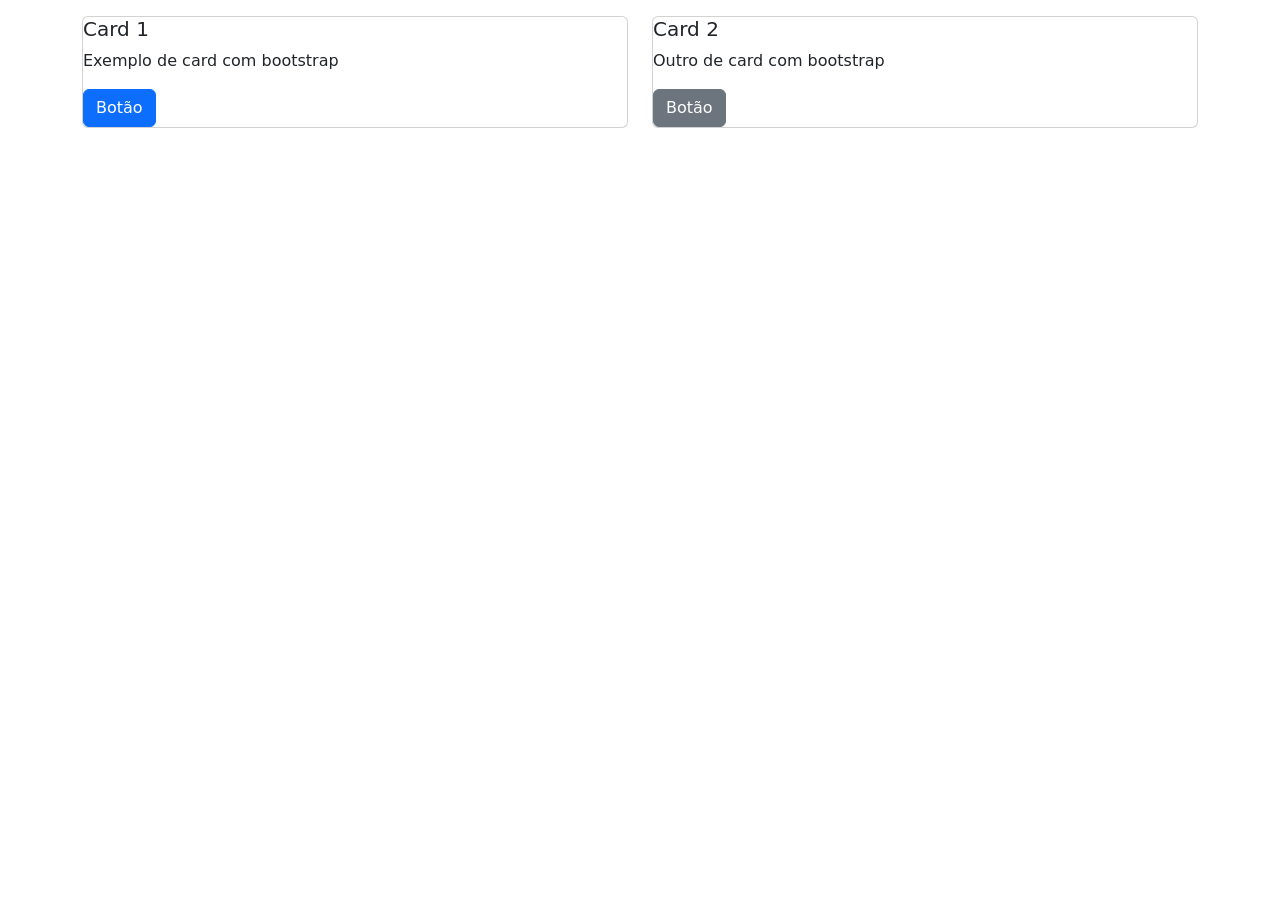
<file: ex5_cards/ex5.html>
<!DOCTYPE html>
<html lang="pt-br">
<head>
    <meta charset="UTF-8">
    <meta name="viewport" content="width=device-width, initial-scale=1.0">
    <title>Cards Bootstrap</title>

    <!-- Bootstrap via CDN -->
    <link href="https://cdn.jsdelivr.net/npm/bootstrap@5.3.0/dist/css/bootstrap.min.css" rel="stylesheet">
</head>
<body>


  <!-- 1ª Digitação (Aqui) -->
   <div class="container mt-3">
    <div class="row ">

      <div class="col-sm-6">
        <!-- coluna 1 -->
         <div class="card">
            <div class="card-boddy">
              <h5 class="card-tittle">Card 1</h5>
              <p class="card-text">Exemplo de card com bootstrap</p>
              <a href="#" class="btn btn-primary">Botão</a>
            </div>
         </div>
      </div>


   <div class="col-sm-6">
        <!-- coluna 2 -->
         <div class="card">
            <div class="card-boddy">
              <h5 class="card-tittle">Card 2</h5>
              <p class="card-text">Outro de card com bootstrap</p>
              <a href="#" class="btn btn-secondary md">Botão</a>
            </div>
         </div>
      </div>
 

    </div>
   </div>

    <script src="https://cdn.jsdelivr.net/npm/bootstrap@5.3.0/dist/js/bootstrap.bundle.min.js"></script>
</body>
</html>
</file>
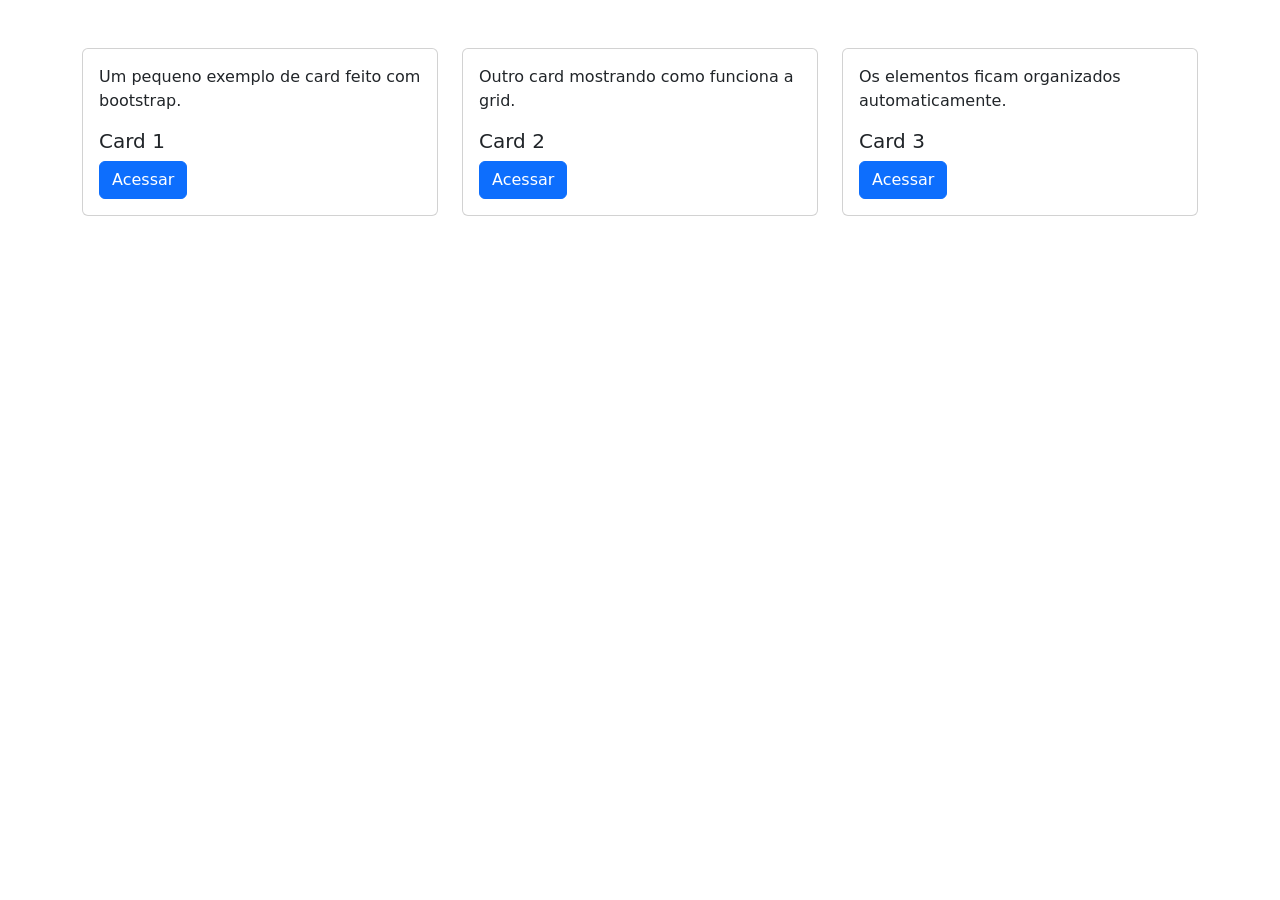
<file: ex5a-al-fazer-grid-(ex)/ex5a.html>
<!DOCTYPE html>
<html lang="pt-br">
<head>
<meta charset="UTF-8">
<meta name="viewport" content="width=device-width, initial-scale=1.0">
<title>Cards Bootstrap</title>

<!-- Bootstrap -->
<link href="https://cdn.jsdelivr.net/npm/bootstrap@5.3.0/dist/css/bootstrap.min.css" rel="stylesheet">

</head>
<body>

<div class="container mt-5">

    <div class="row">

        <div class="col-md-4 col-12">
            <div class="card">
                <div class="card-body">
                    <p class="card-text">Um pequeno exemplo de card feito com bootstrap.</p>
                    <h5 class="card-title">Card 1</h5>
                    <a class="btn btn-primary" href="#">Acessar</a>
                </div>
            </div>
        </div>

        <div class="col-md-4 col-12">
            <div class="card">
                <div class="card-body">
                    <p class="card-text">Outro card mostrando como funciona a grid.</p>
                    <h5 class="card-title">Card 2</h5>
                    <a class="btn btn-primary" href="#">Acessar</a>
                </div>
            </div>
        </div>

        <div class="col-md-4 col-12">
            <div class="card">
                <div class="card-body">
                    <p class="card-text">Os elementos ficam organizados automaticamente.</p>
                    <h5 class="card-title">Card 3</h5>
                    <a class="btn btn-primary" href="#">Acessar</a>
                </div>
            </div>
        </div>

    </div>

</div>

</body>
</html>
</file>
<file: ex13_projeto_imovi/css/styles.css>
* {
    font-family: 'Lato', sans-serif;
}

.bg-primary-color {
    background-color: #fff;
}

.bg-secondary-color {
    background-color: #ece8e2;
}

.bg-dark-color {
    background-color: #050505;
}

.primary-color {
    color: #050505;
}

.secondary-color {
    color: #7a7a7a;
}

/* NAVBAR */
#navbar {
    border-bottom: 1px solid #7a7a7a;
}

#navbar a {
    color: #050505;
}

#navbar a:hover {
    color: #7a7a7a;
}

#navbar .active {
    border-bottom: 1px solid #050505;
}

.navbar-brand {
    display: flex;
}

.navbar-brand img {
    width: 40px;
}

.navbar-brand span {
    font-weight: 700;
    font-size: 1.5rem;
    margin-left: 0.5rem;
}

#navbar-items .navbar-nav {
    display: flex;
    justify-content: center;
    width: 100%;
}

#navbar-items .nav-item {
    margin: 0 1em;
}

/* SLIDER */
#slider {
    margin-top: 8em;
    margin-bottom: 1em;
}

#slider .carousel-caption {
    bottom: 3em;
}

#slider .carousel-caption h5 {
    font-size: 2.5em;
    text-shadow: #000 2px 2px;
}

.btn {
    border-radius: 0;
}

#slider .btn {
    padding: 0.3em 0.8em;
    font-size: 1em;
    margin-top: 1em;
}

.carousel-control-prev,
.carousel-control-next {
    opacity: 0.7;
}

.carousel-control-prev i,
.carousel-control-next {
    opacity: 0.7;
}

.carousel-indicators [data-bs-target] {
    background-color: #222;
    opacity: 0.8;
}

.carousel-indicators .active {
    background-color: #000;
}

@media (min-width: 768px) {
    #slider .carousel-caption {
        bottom: 15em;
    }
    #slider .carousel-caption h5 {
        font-size: 4em;
        text-shadow: #000 2px 3px;
    }
    #slider .btn {
        padding: 0.6em 1.6em;
        font-size: 1.2em;
        margin-top: 1em;
    }
    .carousel-indicators {
        bottom: 7em;
    }
}

/* MINI BANNERS */
#mini-banners {
    margin-bottom: 4em;
}

#mini-banners .card {
    padding: 2em 0.3em;
    border-radius: 0;
}

#mini-banners i {
    font-size: 4em;
}

#mini-banners .card-tittle {
   margin-bottom: 1.5em;
}

#mini-banners .btn {
    margin-top:  1.5em;
    padding: 0.6em 1.2em;
}

#mini-banners .card {
    margin-bottom: 1em;
}

@media (min-width: 768px) {
    #mini-banners {
        margin-top: -6em;
    }
}

/* DESTAQUES */
#featured-container {
    margin-bottom: 4em;
}

.tittle {
    font-size: 1.75em;
    margin-bottom: 0.4em;
    position: relative;
}

.tittle:before {
    width: 75px;
    border-top: 4px solid #7a7a7a;
    content: '';
    position: absolute;
    bottom: 2em;
}

#featured-images {
    margin-top: 2em;
}

#featured-images .col-md-4 {
    position: relative;
    cursor: pointer;
}

#featured-images .col-md-4:hover > .banner-content {
    opacity: 0.8;
}

#featured-images .banner-content {
    position: absolute;
    top: 0;
    left: 0;
    height: 100%;
    width: 100%;
    background-color: #fff;
    display: flex;
    align-items: center;
    justify-content: center;
    flex-direction: column;
    opacity: 0.6;
    transition: 0.5s;
}

@media (min-width: 768px) {
    .title {
        font-size: 2.4em;
    }

    .title:before {
        bottom: 1.5em;
    }

    #featured-images .banner-content {
        opacity: 0;
    }
}

/* INFO */
#info-content {
    margin-bottom: 4em;
    padding: 4em 1em;
}

#info-numbers {
    margin-bottom: 4em;
    padding: 4em 1em;
}

#info-banner {
    align-items: center;
    display: flex;
    margin-bottom: 2.5em;
}

#info-numbers h3 {
    font-size: 3em;
}

@media (min-width: 768px) {
    #info-content {
        padding: 3.5em;
    }
}

/* FOOTER TOP */
#footer {
    padding: 3em 2em;
}

#footer-top {
    margin-bottom: 2em;
}

#footer-top,
#footer-top i {
    color: #fff;
}

#social-icons {
    text-align: right;
}

#social-icons i {
    margin-right: 1em;
    font-size: 1.5em;
    cursor: pointer;
}

#social-icons i:hover {
    color: #7a7a7a;
}

/* FOOTER DETAILS */
#footer-details {
    margin-bottom: 3em;
}

#news-container,
#contact-container,
#links-container {
    padding: 0;
    border: 0;
    margin-bottom: 2em;
}

#footer-details h4 {
    color: #fff;
    margin-bottom: 1.5em;
}

#news-container input {
    border-radius: 0;
    border: none;
}

#links-container li {
    margin-bottom: 0.5em;
}

#links-container a {
    text-decoration: none;
}

#links-container a:hover {
    color: #fff;
}

/* FOOTER BOTTOM */
#footer-bottom {
    border-top: 1px solid #7a7a7a;
    padding-top: 2em;
}

#footer-bottom i {
    color: #e61e10;
}

@media (min-width: 768px) {
    #news-container {
        padding-right: 2em;
    }

    #contact-container {
        padding: 0 2em;
        border-left: 1px solid #7a7a7a;
        border-right: 1px solid #7a7a7a;
    }

    #links-container {
        padding-left: 2em;
    }
}
</file>
<file: ex12_projeto-perfectwatch/PerfectWatch (Completo)/PerfectWatch (Completo)/css/styles.css>
/* Define uma fonte padrão para todos os elementos */
* {
 font-family: 'Montserrat', sans-serif;
}

/* Estilos gerais para o corpo da página */
body {
    background-color: #252525; /* Cor de fundo do corpo */
    color: #FFF; /* Cor do texto */
}

/* Classes para diferentes cores de fundo */
.primary-bg-color {
    background-color: #252525;
}
.destaque {
    background-color: #0D0D0D;
}
.secondary-bg-color {
    background-color: #976DF2;
}
.light-bg-color {
    background-color: #FCF5EB;
}
.dark-bg-color {
    background-color: #0D0D0D;
}

/* Classes para diferentes cores de texto */
.primary-color {
    color: #976DF2;
}
.secondary-color {
    color: #F2F2F2;
}
.light-color {
    color: #FCF5EB;
}


/* Estilos para a barra de navegação (navbar) */

/* Ajusta a direção e alinhamento dos itens da barra de navegação */
#navbar .navbar-nav {
    flex-direction: row;
    justify-content: flex-end;
}

/* Define margem à esquerda para os itens da barra de navegação */
#navbar .navbar-nav li {
    margin-left: 1em;
}

/* Define a cor do texto e links na barra de navegação */
#navbar a,
#navbar button {
    color: #FFF;
}

/* Ajusta a posição dos itens da barra de navegação */
#navbar li {
    position: relative;
}

/* Define estilo para ícones na barra de navegação */
#navbar i {
    font-size: 20px;
}

/* Define estilo de cor quando o mouse passa sobre os ícones */
#navbar i:hover {
    color: #976DF2;
}

/* Define estilo para caixa com número (ex: quantidade de itens) */
#navbar span {
    position: absolute;
    top: -8px;
    right: -8px;
    width: 20px;
    height: 20px;
    border-radius: 50%;
    background-color: #EF3636;
    text-align: center;
}

/* Posiciona a caixa com número no item de sacola de compras */
#bag-item span {
    left: 20px;
}

/* Estilos para a marca/logo na barra de navegação */
.navbar-brand {
    font-weight: 700;
    width: 100%;
    text-align: center;
}

/* Estilo de hover para links 'sobre' */
.sobre a:hover {
    color: #0D0D0D !important; /* Importante para sobrepor outros estilos */
}

/* Ajusta estilo quando a largura da tela é maior do que 768px */
@media(min-width: 768px) {
    .navbar-brand {
        text-align: left;
    }
}

/* Ajusta o espaçamento entre itens da barra de navegação */
#navbar-items {
    justify-content: space-between;
}

/* Ajusta espaçamento quando a largura da tela é maior que 768px */
@media(min-width: 768px) {
    #navbar-items {
        display: flex;
        min-width: 80%;
    }
}

/* Estilos para formulários de busca e newsletter */
#search-form,
#news-form {
    width: 100%;
    margin: 2em 0;
}

/* Ajusta largura e margem quando a largura da tela é maior que 768px */
@media(min-width: 768px) {
    #search-form,
    #news-form {
        width: 50%;
        margin: 0;
    }
}

/* Estilos para campos de input em formulários */
#search-form,
#news-form {
    border: 2px solid #F2F2F2;
    border-radius: 3px;
    padding: 5px 15px;
}

/* Estilos para campos de input em formulários */
#search-form input,
#news-form input {
    background-color: transparent;
    border: none;
    color: #FFF;
}

/* Estilos para campos de input quando focados */
#search-form input:focus,
#news-form input:focus {
    box-shadow: none;
}

/* Estilos para placeholders em campos de input */
#search-form input::placeholder,
#news-form input::placeholder {
    color: #FFF;
}


/* Estilos para a barra de navegação inferior (bottom-navbar) */

/* Ajusta a posição dos itens na barra de navegação inferior */
#bottom-navbar-container .container {
    justify-content: flex-end;
}

/* Define cor do texto e links na barra de navegação inferior */
#bottom-navbar-container a {
    color: #FFF;
    font-weight: 600;
}

/* Define tamnho do ícone do botão para mostrar/esconder o menu */
.navbar-toggler {
    font-size: 1.5em;
}
/* BANNERS */
#banners-container {
  padding: 0;
}

.carousel-caption {
  bottom: 5em;
  padding: 1em;
  left: 12%;
  right: 12%;
}

.carousel-caption h5 {
  font-size: 1.8em;
}

@media(min-width: 768px) {
  #slider .carousel-item,
  #slider img {
    height: 600px;
  }

  .carousel-caption {
    left: 23%;
    right: 23%;
  }

  .carousel-caption h5 {
    font-size: 4em;
  }
}

/* MINI BANNERS */
#mini-banners {
  margin-top: -3em;
  z-index: 10;
}

#mini-banners .col-12 {
  z-index: 1;
  height: 300px;
  padding: 1.5em;
  position: relative;
  display: flex;
  flex-direction: column;
  justify-content: space-between;
}

@media(min-width: 768px) {
  #mini-banners .col-12 {
    max-width: 30%;
  }

  #mini-banners .col-12 h2 {
    font-size: 2.2em;
  }
}

#mini-banners .col-12 h2 {
  text-transform: uppercase;
  max-width: 50px;
  font-size: 1.3em;
  font-weight: 700;
  line-height: 1em;
}

#mini-banners .col-12 img {
  height: 220px;
  position: absolute;
  right: 1em;
  bottom: 1em;
}

#mini-banners .col-12 a {
  font-weight: bold;
  color: #FFF;
  font-size: 0.8em;
  transition: .5s;
}

#mini-banners .col-12 a:hover {
  color: #0D0D0D;
}

#mini-banners #mini-banner-1 a:hover {
  color: #976DF2;
}

#mini-banners #mini-banner-3 a {
  color: #0D0D0D;
}

#mini-banners #mini-banner-3 a:hover {
  color: #976DF2;
}

/* BEST SELLERS */
.card-img-top {
  height: 200px;
  object-fit: cover;
}

#best-sellers {
  padding: 4em 0;
}

#best-sellers .row {
  margin: 0;
}

#best-sellers .col-md-3 {
  padding: 0;
}

.title {
  text-transform: uppercase;
  font-weight: 900;
  font-size: 2.5em;
  margin-bottom: 1em;
  text-align: center;
}

@media(min-width: 768px) {
  .title {
    text-align: left;
  }
}

.original-price {
  font-size: 18px;
  color: #F2F2F2;
  text-decoration: line-through;
  margin-right: 10px;
}

.discount-price {
  font-size: 24px;
  color: #976DF2;
}

.card {
  text-align: center;
  border-radius: 0;
}

.card img {
  width: 140px;
  margin: 2em auto;
}

.card .card-category {
  font-size: .8em;
}

.card .card-text {
  margin: 2em 0;
  font-weight: bold;
}

.btn {
  background-color: transparent;
  border-color: #976DF2;
}

.btn:hover {
  background-color: #976DF2;
  border-color: #976DF2;
}

/* BOTTOM BANNER */
#bottom-banner {
  background-color: #0D0D0D;
  padding: 6em;
  margin-bottom: 4em;
  text-align: center;
}

#bottom-banner .offer-subtitle,
#bottom-banner h2 {
  text-transform: uppercase;
  font-weight: bold;
}

#bottom-banner .btn {
  margin: 2em;
  font-weight: bold;
  padding: 1em;
}

#bottom-banner img {
  max-width: 175px;
}

@media(min-width: 768px) {
  #bottom-banner h2 {
    font-size: 5em;
  }
}

/* NEW PRODUCTS */
#new-products {
  margin-bottom: 5rem;
}

#new-products-banner {
  display: flex;
  flex-direction: column;
  justify-content: center;
  align-items: center;
  background-color: #0D0D0D;
}

#new-products-banner h3 {
  text-transform: uppercase;
  font-weight: bold;
  margin-bottom: 1rem;
  font-size: 2rem;
}

#new-products .col-md-4 {
  padding: 0;
}

#new-products .card img {
  height: 150px;
  width: 90px;
  margin: 2em auto;
}

/* GALLERY */
#gallery .image-container {
  background-size: cover;
  background-position: center;
  height: 225px;
  cursor: pointer;
  transition: .5s;
  border: 3px solid #0D0D0D;
}

#gallery .image-container:hover {
  border-color: #976DF2;
}

#insta1 { background-image: url('../img/insta1.jpg'); }
#insta2 { background-image: url('../img/insta2.jpg'); }
#insta3 { background-image: url('../img/insta3.jpg'); }
#insta4 { background-image: url('../img/insta4.jpg'); }
#insta5 { background-image: url('../img/insta5.jpg'); }
#insta6 { background-image: url('../img/insta6.jpg'); }

/* FOOTER */
#footer-links-container {
  border-bottom: 1px solid #F2F2F2;
}

#footer .footer-column {
  padding: 2em;
  display: flex;
  flex-direction: column;
  align-items: center;
  justify-content: center;
  text-align: center;
}

@media(min-width: 795px) {
  #footer .footer-column {
    padding: 5em 2em;
  }
}

#footer-links-container h3 {
  margin-bottom: 25px;
  text-transform: uppercase;
}

#footer-links-container li {
  font-size: .8em;
  text-align: center;
}

#footer-links-container a {
  text-decoration: none;
}

#footer-links-container li a:hover {
  color: #976DF2;
}

#footer-center {
  border-left: 1px solid #F2F2F2;
  border-right: 1px solid #F2F2F2;
}

#footer-center h3 {
  font-weight: 900;
}

#footer-center .store-phone {
  color: #976DF2;
  font-weight: bold;
  font-size: 2em;
  margin-top: -15px;
}

/* NEWSLETTER */
#newsletter-container {
  background-color: #0D0D0D;
  border-bottom: 1px solid #F2F2F2;
  text-align: center;
  padding: 20px;
}

#news-form {
  max-width: 600px;
  margin: 15px auto;
}

#news-form i {
  font-size: 1.5em;
}

#news-form .btn {
  color: #FFF;
}

#social-container {
  margin: 20px auto;
}

#social-container i {
  font-size: 1.5em;
  margin: 10px;
  cursor: pointer;
  color: #F2F2F2;
  transition: .3s;
}

#social-container i:hover {
  color: #976DF2;
}

/* COPY */
#copy-container {
  text-align: center;
  padding: 30px;
}
</file>
<file: ex3_botoes/style.css>
.btn-primary {
    background-color: pink;
}
</file>
<file: ex4_formulario-sub-css/styles.css>
/* 2ª Digitação (Aqui) */
/*Formularios e inputs*/ .custom-form {
    background: linear-gradient(145deg, #2c3e50, #3498db);
    padding: 2rem;
    border-radius: 15px;
}

.form-label {
    color: #fff;
}

.custom-icon {
    background-color: #3498db;
    border: #3498db;
}

.form-control.custom-input {
    border: 3px solid #e74c3c;
    border-radius: 15px;
    background-color: rgba(255, 255, 255, 0.9);
}

.form-control.custom-input:focus {
    border-color: #2ecc71;
    transform: scale(1.02);
}

.input-group {
    width: 100%;
}

.btn.btn-primary.custom-button {
    background: linear-gradient(45deg, #e74c3c, #f39c12);
    padding: 0.8rem 2 rem;
    border-radius: 50px;
    border: none;
}

.btn.btn-primary.custom-button:hover {
    transform: translateY(-5px);
    box-shadow: 0 10px 20px rgba(231, 76, 60, 0.4);
}
</file>
